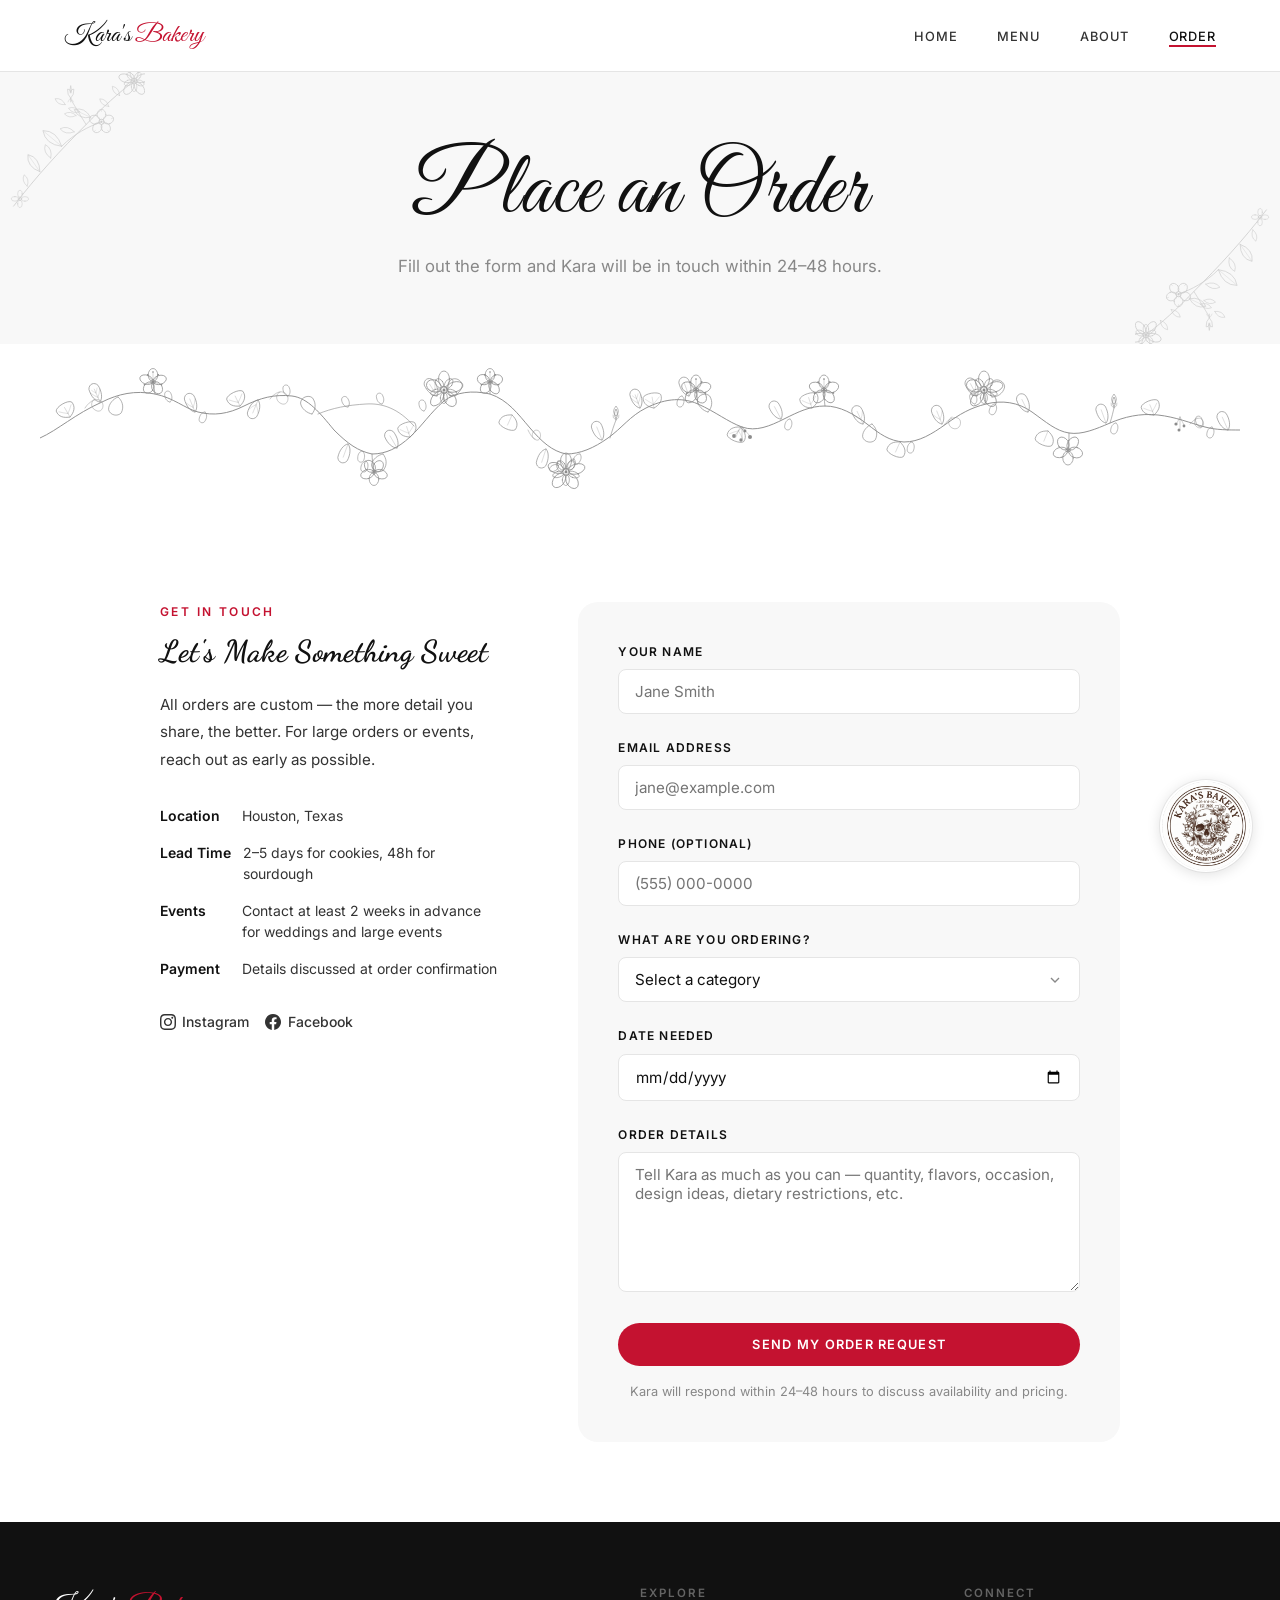
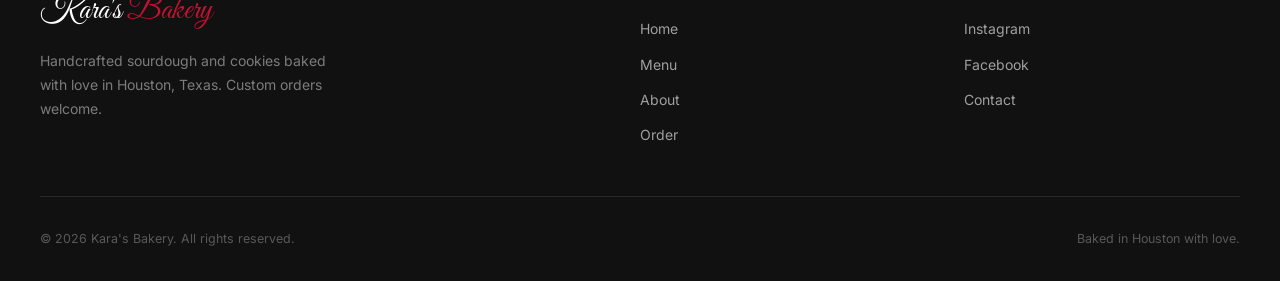
<file: contact.html>
<!DOCTYPE html>
<html lang="en">
<head>
  <meta charset="UTF-8">
  <meta name="viewport" content="width=device-width, initial-scale=1.0">
  <meta name="description" content="Place a custom order with Kara's Bakery — cookies and sourdough baked fresh in Houston, Texas.">
  <title>Order — Kara's Bakery</title>
  <link rel="preconnect" href="https://fonts.googleapis.com">
  <link rel="preconnect" href="https://fonts.gstatic.com" crossorigin>
  <link href="https://fonts.googleapis.com/css2?family=Great+Vibes&family=Dancing+Script:wght@400;600;700&family=Inter:wght@400;500;600&display=swap" rel="stylesheet">
  <link rel="stylesheet" href="css/style.css">
</head>
<body>

  <nav class="nav" id="nav">
    <div class="nav__inner">
      <a href="index.html" class="nav__logo">
        <span class="nav__logo-text">Kara's <span>Bakery</span></span>
      </a>
      <ul class="nav__links">
        <li><a href="index.html">Home</a></li>
        <li><a href="menu.html">Menu</a></li>
        <li><a href="about.html">About</a></li>
        <li><a href="contact.html" class="active">Order</a></li>
      </ul>
      <button class="nav__hamburger" id="hamburger" aria-label="Open menu">
        <span></span><span></span><span></span>
      </button>
    </div>
  </nav>

  <div class="nav__mobile" id="mobileNav">
    <ul>
      <li><a href="index.html">Home</a></li>
      <li><a href="menu.html">Menu</a></li>
      <li><a href="about.html">About</a></li>
      <li><a href="contact.html">Order</a></li>
    </ul>
  </div>

  <div class="page-hero">
    <h1>Place an Order</h1>
    <p>Fill out the form and Kara will be in touch within 24–48 hours.</p>
  </div>

  <div class="floral-divider" aria-hidden="true">
    <img src="images/floral-divider.svg" alt="">
  </div>

  <section class="contact-section section">
    <div class="contact-section__inner">

      <div class="contact-info">
        <span class="label">Get in Touch</span>
        <h2>Let's Make Something Sweet</h2>
        <p>All orders are custom — the more detail you share, the better. For large orders or events, reach out as early as possible.</p>

        <ul class="contact-info__details">
          <li>
            <span class="detail-label">Location</span>
            <span>Houston, Texas</span>
          </li>
          <li>
            <span class="detail-label">Lead Time</span>
            <span>2–5 days for cookies, 48h for sourdough</span>
          </li>
          <li>
            <span class="detail-label">Events</span>
            <span>Contact at least 2 weeks in advance for weddings and large events</span>
          </li>
          <li>
            <span class="detail-label">Payment</span>
            <span>Details discussed at order confirmation</span>
          </li>
        </ul>

        <div class="socials">
          <a href="#" aria-label="Instagram">
            <svg width="16" height="16" viewBox="0 0 24 24" fill="currentColor">
              <path d="M12 2.163c3.204 0 3.584.012 4.85.07 3.252.148 4.771 1.691 4.919 4.919.058 1.265.069 1.645.069 4.849 0 3.205-.012 3.584-.069 4.849-.149 3.225-1.664 4.771-4.919 4.919-1.266.058-1.644.07-4.85.07-3.204 0-3.584-.012-4.849-.07-3.26-.149-4.771-1.699-4.919-4.92-.058-1.265-.07-1.644-.07-4.849 0-3.204.013-3.583.07-4.849.149-3.227 1.664-4.771 4.919-4.919 1.266-.057 1.645-.069 4.849-.069zm0-2.163c-3.259 0-3.667.014-4.947.072-4.358.2-6.78 2.618-6.98 6.98-.059 1.281-.073 1.689-.073 4.948 0 3.259.014 3.668.072 4.948.2 4.358 2.618 6.78 6.98 6.98 1.281.058 1.689.072 4.948.072 3.259 0 3.668-.014 4.948-.072 4.354-.2 6.782-2.618 6.979-6.98.059-1.28.073-1.689.073-4.948 0-3.259-.014-3.667-.072-4.947-.196-4.354-2.617-6.78-6.979-6.98-1.281-.059-1.69-.073-4.949-.073zm0 5.838c-3.403 0-6.162 2.759-6.162 6.162s2.759 6.163 6.162 6.163 6.162-2.759 6.162-6.163c0-3.403-2.759-6.162-6.162-6.162zm0 10.162c-2.209 0-4-1.79-4-4 0-2.209 1.791-4 4-4s4 1.791 4 4c0 2.21-1.791 4-4 4zm6.406-11.845c-.796 0-1.441.645-1.441 1.44s.645 1.44 1.441 1.44c.795 0 1.439-.645 1.439-1.44s-.644-1.44-1.439-1.44z"/>
            </svg>
            Instagram
          </a>
          <a href="#" aria-label="Facebook">
            <svg width="16" height="16" viewBox="0 0 24 24" fill="currentColor">
              <path d="M24 12.073c0-6.627-5.373-12-12-12s-12 5.373-12 12c0 5.99 4.388 10.954 10.125 11.854v-8.385H7.078v-3.47h3.047V9.43c0-3.007 1.792-4.669 4.533-4.669 1.312 0 2.686.235 2.686.235v2.953H15.83c-1.491 0-1.956.925-1.956 1.874v2.25h3.328l-.532 3.47h-2.796v8.385C19.612 23.027 24 18.062 24 12.073z"/>
            </svg>
            Facebook
          </a>
        </div>
      </div>

      <!--
        Form uses Formspree for GitHub Pages compatibility.
        Formspree form ID: xpqeordz — emails go to kara@karasbakery.com
      -->
      <form class="contact-form" id="orderForm" action="https://formspree.io/f/xpqeordz" method="POST">
        <div class="form-group">
          <label for="name">Your Name</label>
          <input type="text" id="name" name="name" placeholder="Jane Smith" required>
        </div>
        <div class="form-group">
          <label for="email">Email Address</label>
          <input type="email" id="email" name="email" placeholder="jane@example.com" required>
        </div>
        <div class="form-group">
          <label for="phone">Phone (optional)</label>
          <input type="tel" id="phone" name="phone" placeholder="(555) 000-0000">
        </div>
        <div class="form-group">
          <label for="item">What Are You Ordering?</label>
          <select id="item" name="item" required>
            <option value="" disabled selected>Select a category</option>
            <option value="cookies">Cookies</option>
            <option value="sourdough">Sourdough</option>
            <option value="multiple">Multiple items</option>
            <option value="other">Other / Not sure yet</option>
          </select>
        </div>
        <div class="form-group">
          <label for="date">Date Needed</label>
          <input type="date" id="date" name="date">
        </div>
        <div class="form-group">
          <label for="message">Order Details</label>
          <textarea id="message" name="message" placeholder="Tell Kara as much as you can — quantity, flavors, occasion, design ideas, dietary restrictions, etc." required></textarea>
        </div>
        <button type="submit" class="btn btn--red form-submit" id="submitBtn">Send My Order Request</button>
        <p class="form-note">Kara will respond within 24–48 hours to discuss availability and pricing.</p>
        <div id="formSuccess" style="display:none; margin-top:1rem; padding:1rem; background:#f0faf0; border:1px solid #4caf50; color:#2e7d32; font-size:0.9rem;">
          Your order request was sent! Kara will be in touch within 24–48 hours.
        </div>
        <div id="formError" style="display:none; margin-top:1rem; padding:1rem; background:#fff0f0; border:1px solid #f44336; color:#c62828; font-size:0.9rem;">
          Something went wrong. Please try again or email kara@karasbakery.com directly.
        </div>
      </form>

    </div>
  </section>

  <footer class="footer">
    <div class="footer__inner">
      <div class="footer__top">
        <div class="footer__brand">
          <div class="brand-name">Kara's <span>Bakery</span></div>
          <p>Handcrafted sourdough and cookies baked with love in Houston, Texas. Custom orders welcome.</p>
        </div>
        <div class="footer__col">
          <h4>Explore</h4>
          <ul>
            <li><a href="index.html">Home</a></li>
            <li><a href="menu.html">Menu</a></li>
            <li><a href="about.html">About</a></li>
            <li><a href="contact.html">Order</a></li>
          </ul>
        </div>
        <div class="footer__col">
          <h4>Connect</h4>
          <ul>
            <li><a href="#">Instagram</a></li>
            <li><a href="#">Facebook</a></li>
            <li><a href="contact.html">Contact</a></li>
          </ul>
        </div>
      </div>
      <div class="footer__bottom">
        <span>&copy; 2026 Kara's Bakery. All rights reserved.</span>
        <span>Baked in Houston with love.</span>
      </div>
    </div>
  </footer>

  <div class="floating-logo" id="floatingLogo">
    <img src="images/logo/logo.png" alt="Kara's Bakery">
  </div>

  <script src="js/main.js"></script>
</body>
</html>
</file>
<file: css/style.css>
/* =========================================
   Kara's Bakery — Main Stylesheet
   ========================================= */

/* Reset */
*, *::before, *::after { box-sizing: border-box; margin: 0; padding: 0; }
html { scroll-behavior: smooth; }
img { max-width: 100%; height: auto; display: block; }
a { color: inherit; text-decoration: none; }

/* Variables */
:root {
  --black:       #111111;
  --white:       #FFFFFF;
  --off-white:   #F8F8F8;
  --red:         #C41230;
  --red-dark:    #9B0E27;
  --gray-light:  #E5E5E5;
  --gray-mid:    #888888;
  --gray-dark:   #333333;

  --font-script: 'Great Vibes', cursive;
  --font-serif:  'Dancing Script', cursive;
  --font-sans:   'Inter', -apple-system, BlinkMacSystemFont, 'Segoe UI', sans-serif;

  --max-width:   1200px;
  --nav-height:  72px;
  --section-pad: 5rem 1.5rem;
}

/* Base */
body {
  font-family: var(--font-sans);
  font-size: 16px;
  line-height: 1.6;
  color: var(--black);
  background: var(--white);
}

h1, h2, h3, h4 {
  font-family: var(--font-serif);
  font-weight: 700;
  line-height: 1.25;
  letter-spacing: 0.01em;
}

h1 { font-size: clamp(3rem, 7vw, 5.5rem); font-family: var(--font-script); font-weight: 400; line-height: 1.1; }
h2 { font-size: clamp(2.2rem, 5vw, 3.5rem); }
h3 { font-size: clamp(1.3rem, 2.8vw, 1.65rem); }

p { max-width: 65ch; }

.container { max-width: var(--max-width); margin: 0 auto; padding: 0 1.5rem; }
.section    { padding: var(--section-pad); }
.section--off-white { background: var(--off-white); }

.label {
  display: block;
  font-family: var(--font-sans);
  font-size: 0.75rem;
  font-weight: 600;
  letter-spacing: 0.2em;
  text-transform: uppercase;
  color: var(--red);
}

/* ---- Buttons ---- */
.btn {
  display: inline-block;
  padding: 0.85rem 2.25rem;
  font-family: var(--font-sans);
  font-size: 0.8rem;
  font-weight: 600;
  letter-spacing: 0.1em;
  text-transform: uppercase;
  cursor: pointer;
  border: none;
  border-radius: 50px;
  transition: background 0.2s ease, color 0.2s ease;
}

.btn--red          { background: var(--red);   color: var(--white); }
.btn--red:hover    { background: var(--red-dark); }

.btn--outline      { background: transparent; color: var(--white); border: 1.5px solid var(--white); }
.btn--outline:hover { background: var(--white); color: var(--black); }

.btn--outline-dark       { background: transparent; color: var(--black); border: 1.5px solid var(--black); }
.btn--outline-dark:hover { background: var(--black); color: var(--white); }

/* ---- Navigation ---- */
.nav {
  position: fixed;
  top: 0; left: 0; right: 0;
  height: var(--nav-height);
  background: var(--white);
  border-bottom: 1px solid var(--gray-light);
  z-index: 1000;
  transition: box-shadow 0.3s ease;
}

.nav.scrolled { box-shadow: 0 2px 20px rgba(0,0,0,0.08); }

.nav__inner {
  max-width: var(--max-width);
  margin: 0 auto;
  padding: 0 1.5rem;
  height: 100%;
  display: flex;
  align-items: center;
  justify-content: space-between;
}

.nav__logo {
  display: flex;
  align-items: center;
  gap: 0.75rem;
}

.nav__logo-text {
  font-family: var(--font-script);
  font-size: 1.6rem;
  font-weight: 400;
  color: var(--black);
}

.nav__logo-text span { color: var(--red); }

.nav__links {
  display: flex;
  align-items: center;
  gap: 2.5rem;
  list-style: none;
}

.nav__links a {
  font-size: 0.8rem;
  font-weight: 500;
  letter-spacing: 0.07em;
  text-transform: uppercase;
  color: var(--gray-dark);
  position: relative;
  transition: color 0.2s;
}

.nav__links a::after {
  content: '';
  position: absolute;
  bottom: -3px; left: 0; right: 0;
  height: 2px;
  background: var(--red);
  transform: scaleX(0);
  transition: transform 0.2s ease;
}

.nav__links a:hover,
.nav__links a.active          { color: var(--black); }
.nav__links a:hover::after,
.nav__links a.active::after   { transform: scaleX(1); }

.nav__hamburger {
  display: none;
  flex-direction: column;
  gap: 5px;
  background: none;
  border: none;
  cursor: pointer;
  padding: 4px;
}

.nav__hamburger span {
  display: block;
  width: 24px; height: 2px;
  background: var(--black);
  transition: all 0.3s ease;
}

.nav__hamburger.open span:nth-child(1) { transform: translateY(7px) rotate(45deg); }
.nav__hamburger.open span:nth-child(2) { opacity: 0; }
.nav__hamburger.open span:nth-child(3) { transform: translateY(-7px) rotate(-45deg); }

.nav__mobile {
  display: none;
  position: fixed;
  top: var(--nav-height); left: 0; right: 0;
  background: var(--off-white);
  border-bottom: 1px solid var(--gray-light);
  padding: 1.5rem;
  z-index: 999;
}

.nav__mobile.open { display: block; }

.nav__mobile ul { list-style: none; display: flex; flex-direction: column; gap: 0.25rem; }

.nav__mobile a {
  font-size: 0.95rem;
  font-weight: 500;
  letter-spacing: 0.07em;
  text-transform: uppercase;
  color: var(--gray-dark);
  display: block;
  padding: 0.75rem 0;
  border-bottom: 1px solid var(--gray-light);
}

/* ---- Page Hero (inner pages) ---- */
.page-hero {
  margin-top: var(--nav-height);
  padding: 4.5rem 1.5rem 4rem;
  text-align: center;
  background: var(--off-white);
  position: relative;
  overflow: hidden;
}

.page-hero::before,
.page-hero::after {
  content: '';
  position: absolute;
  width: 145px;
  height: 145px;
  background-image: url('../images/floral-corner.svg');
  background-size: contain;
  background-repeat: no-repeat;
  opacity: 0.18;
  pointer-events: none;
}

.page-hero::before { top: 0; left: 0; }
.page-hero::after  { bottom: 0; right: 0; transform: rotate(180deg); }

.page-hero h1 { margin-bottom: 0.75rem; }

.page-hero p {
  margin: 0 auto;
  color: var(--gray-mid);
  font-size: 1.05rem;
}

/* ---- HOME: Hero ---- */
.hero {
  margin-top: var(--nav-height);
  height: calc(92vh - var(--nav-height));
  min-height: 560px;
  position: relative;
  display: flex;
  align-items: center;
  justify-content: center;
  overflow: hidden;
  background: var(--black);
}

.hero__bg {
  position: absolute;
  inset: 0;
  background-image: url('../images/hero.jpg');
  background-size: cover;
  background-position: center;
  opacity: 0.25;
}

/* Floral botanical corners on hero */
.hero::before,
.hero::after {
  content: '';
  position: absolute;
  width: 220px;
  height: 220px;
  background-image: url('../images/floral-corner.svg');
  background-size: contain;
  background-repeat: no-repeat;
  filter: brightness(0) invert(1);
  opacity: 0.14;
  pointer-events: none;
}

.hero::before { top: 0; left: 0; }
.hero::after  { bottom: 0; right: 0; transform: rotate(180deg); }

.hero__content {
  position: relative;
  text-align: center;
  color: var(--white);
  padding: 0 1.5rem;
  max-width: 700px;
}

.hero__logo-wrap {
  width: clamp(260px, 46vw, 440px);
  aspect-ratio: 1;
  margin: 0 auto 2.25rem;
}

.hero__logo {
  width: 100%;
  height: 100%;
  object-fit: contain;
  display: block;
}

.hero__eyebrow {
  display: block;
  font-size: 0.72rem;
  font-weight: 600;
  letter-spacing: 0.25em;
  text-transform: uppercase;
  color: var(--red);
  margin-bottom: 1.75rem;
}

.hero__subtitle {
  font-size: 1.05rem;
  color: rgba(255,255,255,0.7);
  max-width: 50ch;
  margin: 0 auto 2.25rem;
}

.hero__actions { display: flex; gap: 1rem; justify-content: center; flex-wrap: wrap; }

/* ---- HOME: Categories ---- */
.categories { padding: var(--section-pad); background: var(--off-white); }

.categories__header {
  text-align: center;
  max-width: var(--max-width);
  margin: 0 auto 3rem;
}

.categories__header .label { margin-bottom: 0.75rem; }

.categories__header h2::after {
  content: '';
  display: block;
  width: 44px;
  height: 2px;
  background: var(--red);
  margin: 0.65rem auto 0;
}

.categories__grid {
  display: grid;
  grid-template-columns: repeat(2, minmax(0, 480px));
  gap: 1.5rem;
  max-width: var(--max-width);
  margin: 0 auto;
  justify-content: center;
}

.category-card {
  position: relative;
  overflow: hidden;
  aspect-ratio: 3/4;
  background: var(--gray-dark);
  cursor: pointer;
  display: block;
  border-radius: 20px;
}

.category-card__img {
  width: 100%; height: 100%;
  object-fit: cover;
  transition: transform 0.5s ease;
}

.category-card:hover .category-card__img { transform: scale(1.04); }

.category-card__overlay {
  position: absolute;
  inset: 0;
  background: linear-gradient(to top, rgba(0,0,0,0.88) 0%, rgba(0,0,0,0.2) 55%, transparent 100%);
  display: flex;
  flex-direction: column;
  justify-content: flex-end;
  padding: 2rem;
}

.category-card__label {
  font-size: 0.68rem;
  font-weight: 600;
  letter-spacing: 0.2em;
  text-transform: uppercase;
  color: var(--red);
  margin-bottom: 0.4rem;
}

.category-card__name {
  font-family: var(--font-serif);
  font-size: 1.8rem;
  color: var(--white);
  margin-bottom: 0.9rem;
}

.category-card__link {
  font-size: 0.72rem;
  font-weight: 600;
  letter-spacing: 0.15em;
  text-transform: uppercase;
  color: rgba(255,255,255,0.8);
  display: flex;
  align-items: center;
  gap: 0.5rem;
  transition: gap 0.2s, color 0.2s;
}

.category-card:hover .category-card__link { gap: 0.85rem; color: var(--white); }

/* ---- HOME: About Snippet ---- */
.about-snippet { padding: var(--section-pad); background: var(--off-white); }

.about-snippet__inner {
  max-width: var(--max-width);
  margin: 0 auto;
  display: grid;
  grid-template-columns: 1fr 1fr;
  gap: 5rem;
  align-items: center;
}

.about-snippet__label { margin-bottom: 1rem; }

.about-snippet__text h2  { margin-bottom: 1.25rem; }

.about-snippet__text p {
  color: var(--gray-dark);
  font-size: 1.05rem;
  line-height: 1.8;
  margin-bottom: 1.4rem;
}

.about-snippet__image { position: relative; }

.about-snippet__image img {
  width: 100%;
  aspect-ratio: 4/5;
  object-fit: cover;
  background: var(--gray-light);
  min-height: 300px;
  border-radius: 16px;
}

.about-snippet__image::before {
  content: '';
  position: absolute;
  top: 1.5rem; left: -1.5rem;
  right: 1.5rem; bottom: -1.5rem;
  border: 2px solid var(--red);
  border-radius: 16px;
  z-index: -1;
}

/* ---- HOME: CTA Banner ---- */
.cta-banner {
  padding: 6rem 1.5rem;
  background: var(--black);
  text-align: center;
  color: var(--white);
  position: relative;
  overflow: hidden;
}

.cta-banner::before,
.cta-banner::after {
  content: '';
  position: absolute;
  width: 155px;
  height: 155px;
  background-image: url('../images/floral-corner.svg');
  background-size: contain;
  background-repeat: no-repeat;
  filter: brightness(0) invert(1);
  opacity: 0.16;
  pointer-events: none;
}

.cta-banner::before { top: 0; left: 0; }
.cta-banner::after  { bottom: 0; right: 0; transform: rotate(180deg); }

.cta-banner h2 { margin-bottom: 0.75rem; }

.cta-banner p {
  color: rgba(255,255,255,0.6);
  margin: 0 auto 2rem;
  font-size: 1.05rem;
}

/* ---- MENU PAGE ---- */
.menu-section { padding: var(--section-pad); }
.menu-section:nth-child(even) { background: var(--off-white); }

.menu-section__header {
  max-width: var(--max-width);
  margin: 0 auto 2.5rem;
  display: flex;
  align-items: flex-end;
  gap: 2rem;
  padding-bottom: 1.5rem;
  border-bottom: 1px solid var(--gray-light);
}

.menu-section__header h2::after {
  content: '';
  display: block;
  width: 44px;
  height: 2px;
  background: var(--red);
  margin-top: 0.65rem;
}

.menu-section__header h2 { flex: 1; }

.menu-section__header p {
  color: var(--gray-mid);
  font-size: 0.9rem;
  max-width: 38ch;
  text-align: right;
}

.menu-grid {
  max-width: var(--max-width);
  margin: 0 auto;
  display: grid;
  grid-template-columns: repeat(auto-fill, minmax(270px, 360px));
  gap: 2rem;
  justify-content: center;
}

.menu-item {
  background: var(--white);
  border-radius: 16px;
  box-shadow: 0 2px 16px rgba(44, 26, 14, 0.07);
  overflow: hidden;
  transition: transform 0.2s ease, box-shadow 0.2s ease;
}

.menu-item:hover {
  transform: translateY(-5px);
  box-shadow: 0 14px 40px rgba(44, 26, 14, 0.13);
}

.menu-item__img {
  width: 100%;
  aspect-ratio: 4/3;
  object-fit: cover;
  background: var(--gray-light);
  min-height: 180px;
}

.menu-item__body { padding: 1.25rem; }

.menu-item__name { font-family: var(--font-serif); font-size: 1.15rem; margin-bottom: 0.4rem; }

.menu-item__desc {
  font-size: 0.875rem;
  color: var(--gray-mid);
  line-height: 1.65;
  margin-bottom: 0.75rem;
}

.menu-item__note {
  font-size: 0.72rem;
  font-weight: 600;
  letter-spacing: 0.1em;
  text-transform: uppercase;
  color: var(--red);
}

.order-note {
  padding: 4.5rem 1.5rem;
  background: var(--black);
  text-align: center;
  color: var(--white);
  position: relative;
  overflow: hidden;
}

.order-note::before,
.order-note::after {
  content: '';
  position: absolute;
  width: 130px;
  height: 130px;
  background-image: url('../images/floral-corner.svg');
  background-size: contain;
  background-repeat: no-repeat;
  filter: brightness(0) invert(1);
  opacity: 0.16;
  pointer-events: none;
}

.order-note::before { top: 0; left: 0; }
.order-note::after  { bottom: 0; right: 0; transform: rotate(180deg); }

.order-note h3 { font-size: 1.5rem; margin-bottom: 0.6rem; }

.order-note p { margin: 0 auto 1.75rem; color: rgba(255,255,255,0.6); }

/* ---- ABOUT PAGE ---- */
.about-story__inner {
  max-width: var(--max-width);
  margin: 0 auto;
  display: grid;
  grid-template-columns: 1fr 1fr;
  gap: 5rem;
  align-items: start;
}

.about-story__content .label { margin-bottom: 1rem; }
.about-story__content h2     { margin-bottom: 1.5rem; }

.about-story__content h2::after {
  content: '';
  display: block;
  width: 44px;
  height: 2px;
  background: var(--red);
  margin-top: 0.65rem;
}

.about-story__content p {
  color: var(--gray-dark);
  font-size: 1.05rem;
  line-height: 1.8;
  margin-bottom: 1.25rem;
}

.about-story__images {
  display: grid;
  grid-template-columns: 1fr 1fr;
  gap: 1rem;
}

.about-story__images img {
  width: 100%;
  aspect-ratio: 3/4;
  object-fit: cover;
  background: var(--gray-light);
  min-height: 150px;
  border-radius: 12px;
}

.about-story__images img:first-child {
  grid-column: span 2;
  aspect-ratio: 16/9;
}

/* Values */
.values__header { text-align: center; margin: 0 auto 3rem; }
.values__header .label { margin-bottom: 0.75rem; }

.values__grid {
  display: grid;
  grid-template-columns: repeat(3, 1fr);
  gap: 2.5rem;
  max-width: var(--max-width);
  margin: 0 auto;
}

.value-item { text-align: center; }

.value-item__icon {
  width: 56px; height: 56px;
  margin: 0 auto 1.25rem;
  border: 1.5px solid var(--red);
  border-radius: 50%;
  display: flex;
  align-items: center;
  justify-content: center;
}

.value-item h3    { margin-bottom: 0.5rem; font-size: 1.1rem; }
.value-item p     { font-size: 0.9rem; color: var(--gray-mid); line-height: 1.75; margin: 0 auto; }

/* ---- CONTACT PAGE ---- */
.contact-section__inner {
  max-width: 960px;
  margin: 0 auto;
  display: grid;
  grid-template-columns: 1fr 1.6fr;
  gap: 5rem;
  align-items: start;
}

.contact-info .label { margin-bottom: 0.75rem; }
.contact-info h2     { margin-bottom: 1.25rem; font-size: 1.9rem; }

.contact-info p {
  color: var(--gray-dark);
  font-size: 0.95rem;
  line-height: 1.8;
  margin-bottom: 2rem;
}

.contact-info__details {
  list-style: none;
  display: flex;
  flex-direction: column;
  gap: 1rem;
}

.contact-info__details li {
  display: flex;
  gap: 0.75rem;
  font-size: 0.875rem;
  color: var(--gray-dark);
  line-height: 1.5;
}

.detail-label { font-weight: 600; min-width: 70px; color: var(--black); flex-shrink: 0; }

.socials { display: flex; gap: 1rem; margin-top: 2rem; flex-wrap: wrap; }

.socials a {
  display: flex;
  align-items: center;
  gap: 0.4rem;
  font-size: 0.875rem;
  font-weight: 500;
  color: var(--gray-dark);
  transition: color 0.2s;
}

.socials a:hover { color: var(--red); }

/* Form */
.contact-form { background: var(--off-white); padding: 2.5rem; border-radius: 20px; }

.form-group { margin-bottom: 1.5rem; }

.form-group label {
  display: block;
  font-size: 0.75rem;
  font-weight: 600;
  letter-spacing: 0.1em;
  text-transform: uppercase;
  color: var(--black);
  margin-bottom: 0.5rem;
}

.form-group input,
.form-group select,
.form-group textarea {
  width: 100%;
  padding: 0.75rem 1rem;
  font-family: var(--font-sans);
  font-size: 0.95rem;
  color: var(--black);
  background: var(--white);
  border: 1px solid var(--gray-light);
  border-radius: 8px;
  outline: none;
  transition: border-color 0.2s;
  -webkit-appearance: none;
}

.form-group input:focus,
.form-group select:focus,
.form-group textarea:focus { border-color: var(--red); }

.form-group textarea { min-height: 140px; resize: vertical; }

.form-group select {
  background-image: url("data:image/svg+xml;charset=utf-8,%3Csvg xmlns='http://www.w3.org/2000/svg' width='16' height='16' viewBox='0 0 24 24' fill='none' stroke='%23888' stroke-width='2'%3E%3Cpolyline points='6 9 12 15 18 9'/%3E%3C/svg%3E");
  background-repeat: no-repeat;
  background-position: right 1rem center;
  padding-right: 2.5rem;
  cursor: pointer;
}

.form-submit { width: 100%; }

.form-note {
  margin-top: 1rem;
  font-size: 0.8rem;
  color: var(--gray-mid);
  text-align: center;
}

/* ---- Footer ---- */
.footer { background: var(--black); color: var(--white); padding: 4rem 1.5rem 2rem; }

.footer__inner { max-width: var(--max-width); margin: 0 auto; }

.footer__top {
  display: grid;
  grid-template-columns: 2fr 1fr 1fr;
  gap: 3rem;
  padding-bottom: 3rem;
  border-bottom: 1px solid rgba(255,255,255,0.1);
  margin-bottom: 2rem;
}

.footer__brand .brand-name {
  font-family: var(--font-script);
  font-size: 2rem;
  font-weight: 400;
  margin-bottom: 0.75rem;
}

.footer__brand .brand-name span { color: var(--red); }

.footer__brand p {
  font-size: 0.875rem;
  color: rgba(255,255,255,0.45);
  line-height: 1.7;
  max-width: 34ch;
}

.footer__col h4 {
  font-family: var(--font-sans);
  font-size: 0.72rem;
  font-weight: 600;
  letter-spacing: 0.17em;
  text-transform: uppercase;
  color: rgba(255,255,255,0.35);
  margin-bottom: 1rem;
}

.footer__col ul { list-style: none; display: flex; flex-direction: column; gap: 0.6rem; }

.footer__col ul a {
  font-size: 0.875rem;
  color: rgba(255,255,255,0.6);
  transition: color 0.2s;
}

.footer__col ul a:hover { color: var(--white); }

.footer__bottom {
  display: flex;
  justify-content: space-between;
  align-items: center;
  font-size: 0.78rem;
  color: rgba(255,255,255,0.3);
}

/* ---- Responsive ---- */
@media (max-width: 900px) {
  .nav__links    { display: none; }
  .nav__hamburger { display: flex; }

  .categories__grid { grid-template-columns: 1fr; gap: 1rem; }
  .category-card    { aspect-ratio: 16/9; }

  .about-snippet__inner,
  .about-story__inner,
  .contact-section__inner { grid-template-columns: 1fr; gap: 2.5rem; }

  .about-snippet__image::before { display: none; }

  .values__grid { grid-template-columns: 1fr; gap: 2rem; }

  .footer__top   { grid-template-columns: 1fr; gap: 2rem; }
  .footer__bottom { flex-direction: column; gap: 0.5rem; text-align: center; }
}

@media (max-width: 600px) {
  :root { --section-pad: 3.5rem 1.25rem; }

  .menu-section__header { flex-direction: column; align-items: flex-start; gap: 0.5rem; }
  .menu-section__header p { text-align: left; }

  .contact-form { padding: 1.5rem; }

  .about-story__images { grid-template-columns: 1fr; }
  .about-story__images img:first-child { grid-column: span 1; }
}

/* ---- Floral decorative elements ---- */
.floral-divider {
  padding: 1.5rem 0;
  overflow: visible;
  text-align: center;
}

.floral-divider img {
  width: 100%;
  max-width: 1200px;
  height: auto;
  display: block;
  margin: 0 auto;
  opacity: 0.78;
}

/* ---- Floating logo ---- */
.floating-logo {
  position: fixed;
  bottom: 1.75rem;
  right: 1.75rem;
  width: 92px;
  height: 92px;
  z-index: 500;
  pointer-events: none;
  border-radius: 50%;
  overflow: hidden;
  background: var(--white);
  box-shadow: 0 2px 14px rgba(0,0,0,0.13), 0 0 0 1px rgba(0,0,0,0.06);
  transition: box-shadow 0.4s ease;
}

.floating-logo img {
  width: 100%;
  height: 100%;
  object-fit: contain;
}

.floating-logo.on-dark {
  box-shadow: 0 4px 22px rgba(0,0,0,0.38), 0 0 0 1.5px rgba(255,255,255,0.18);
}

@media (max-width: 640px) {
  .floating-logo {
    width: 62px;
    height: 62px;
    bottom: 1rem;
    right: 1rem;
  }
}
</file>
